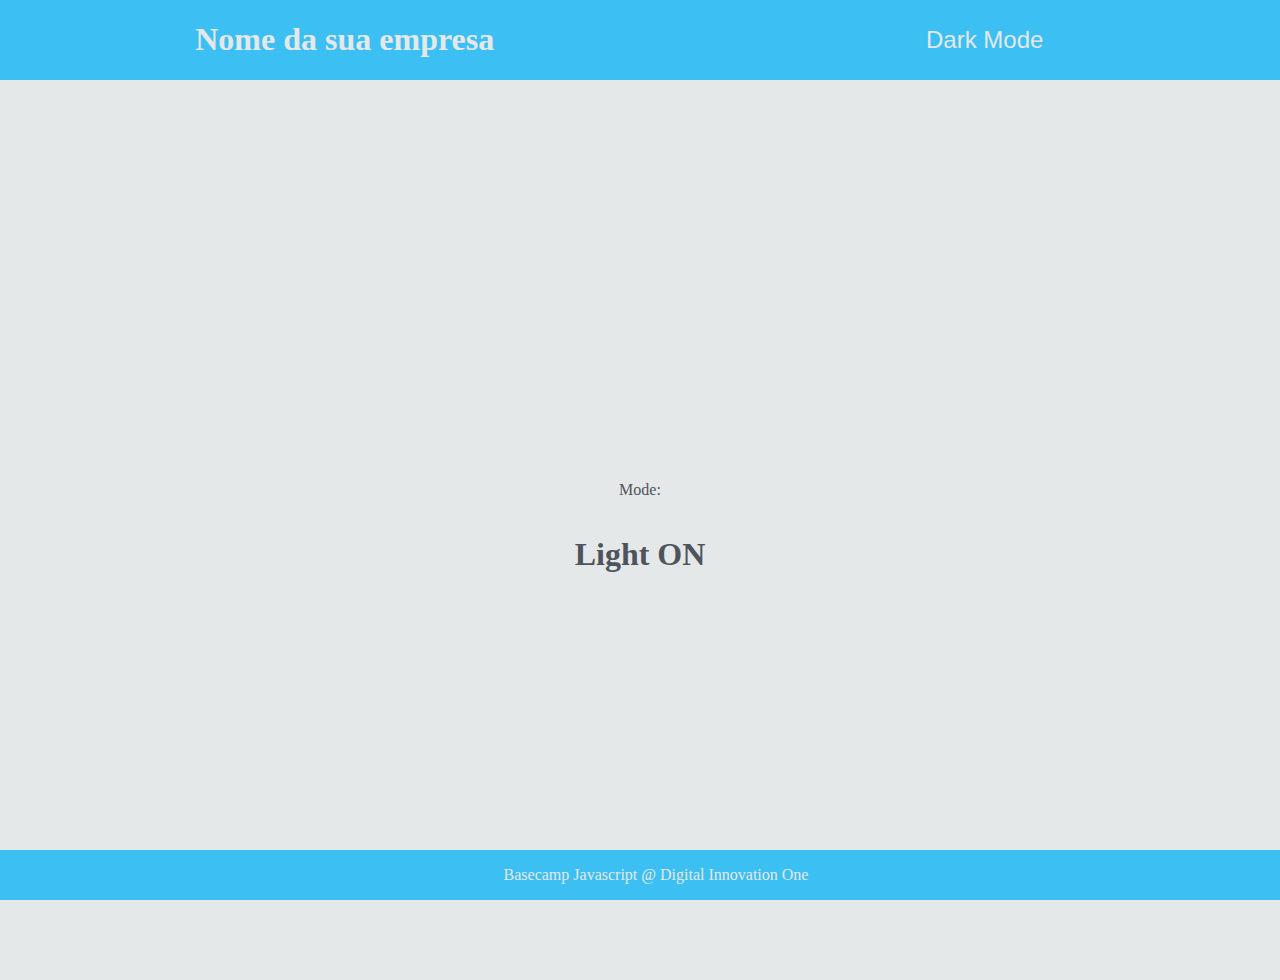
<file: Manipulando o DOM/index.html>
<!DOCTYPE html>
<html lang="en">
    <head>
        <meta charset="UTF-8" />
        <meta http-equiv="X-UA-Compatible" content="IE=edge" />
        <meta name="viewport" content="width=device-width, initial-scale=1.0" />
        <link rel="stylesheet" href="assets/css/styles.css" />
        <title>Manipulando o DOM</title>
    </head>
    <body>
        <header>
            <h1>Nome da sua empresa</h1>
            <button aria-label="selecionar-modo" id="mode-selector">
                Dark Mode
            </button>
        </header>
        <main>
            <p>Mode:</p>
            <h1 id="page-title">Light ON</h1>
        </main>

        <footer>Basecamp Javascript @ Digital Innovation One</footer>
        <script src="assets/js/script.js"></script>
    </body>
</html>
</file>
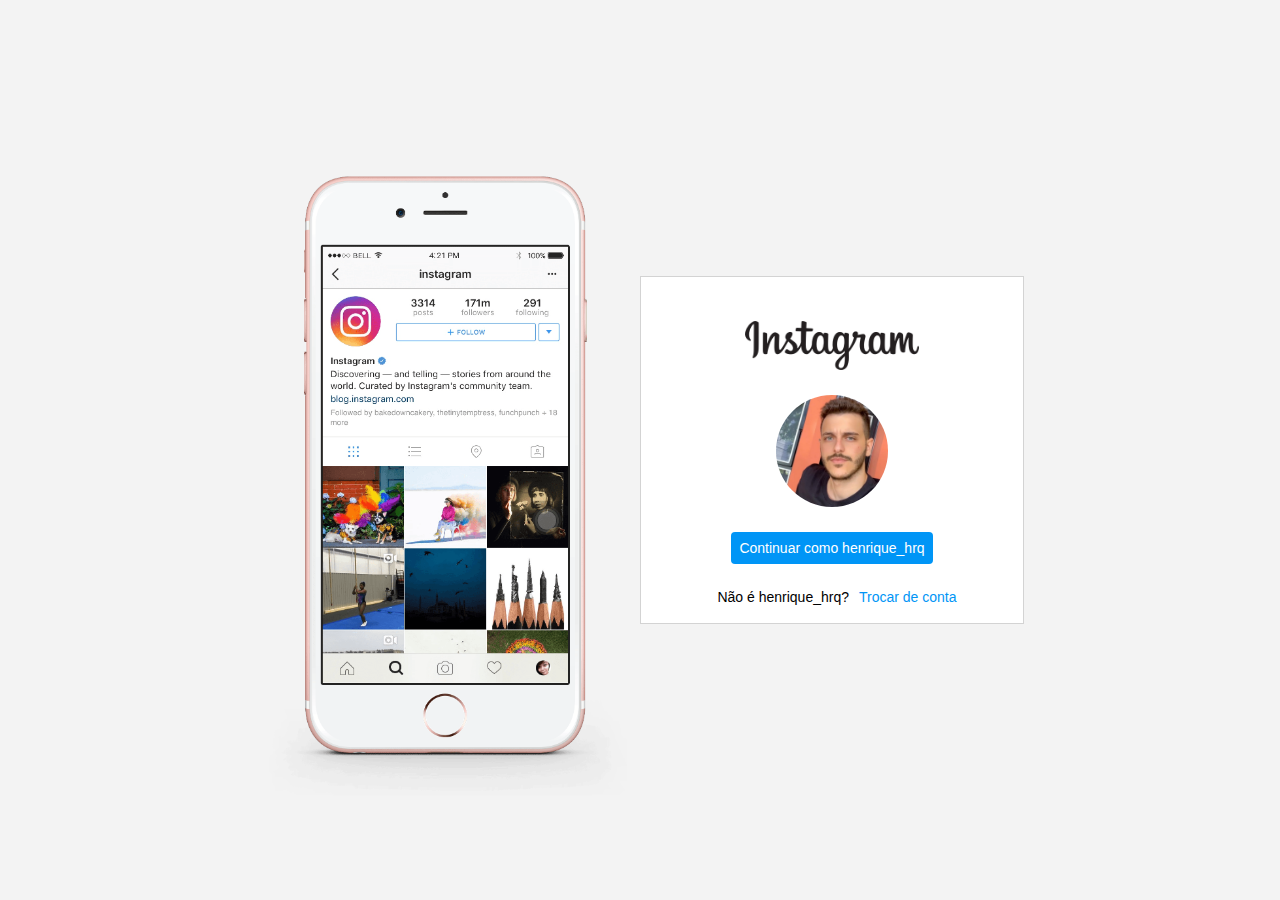
<file: Recriando a Página inicial do Instagram/index.html>
<!DOCTYPE html>
<html lang="en">
  <head>
    <meta charset="UTF-8" />
    <meta name="viewport" content="width=device-width, initial-scale=1.0" />
    <link rel="stylesheet" href="assets/style.css" />
    <title>Instagram</title>
  </head>
  <body>
    <div class="instagram-wrapper">
      <div class="instagram-phone">
        <img src="assets/img/instagram-celular.png" alt="celular" />
      </div>
      <div class="instagram-continue">
        <div class="group">
          <img
            src="assets/img/instagram-logo.png"
            class="instagram-logo"
            alt="instagram logo"
          />
          <div class="profile-photo">
            <img src="assets/img/foto-perfil.png" alt="foto de perfil" />
          </div>
          <a href="#" class="instagram-login">Continuar como henrique_hrq</a>

          <div class="row">
            <p class="paragrafo">Não é henrique_hrq?</p>
            <p class="paragrafo">
              <span class="link-blue"> Trocar de conta</span>
            </p>
          </div>
        </div>
       
        </div>
      </div>
    </div>
  </body>
</html>
</file>
<file: Manipulando o DOM/assets/css/styles.css>
body {
	background-color: #e5e8e8;
	color: #4e545c;
	margin: 0;
	font-family: 'Quicksand';
}

body.dark-mode {
	background-color: #000401;
	color: #e5e8e8;
}

header {
	width: 100%;
	background-color: #3cbff3;
	color: #e5e8e8;
	display: flex;
	justify-content: space-around;
	font-weight: 400;
}

header.dark-mode {
	background-color: #8d9797;
	color: #000401;
}

main {
	height: 100vh;
	width: 100%;
	display: flex;
	flex-direction: column;
	align-items: center;
	justify-content: center;
}

footer {
	width: 100%;
	background-color: #3cbff3;
	padding: 16px;
	color: #e5e8e8;
	position: fixed;
	bottom: 0;
	text-align: center;
	font-weight: 400;
}

footer.dark-mode {
	background-color: #8d9797;
	color: #000401;
}

button {
	border-radius: 40px;
	font-size: 1.5rem;
	height: 50px;
	width: 200px;
	border: none;
	background-color: #3cbff3;
	color: #e5e8e8;
	transition: all 0.5s linear;
	margin-top: 10px;
	margin-top: 15px;
}

button:hover {
	background-color: #000401;
}

button.dark-mode {
	background-color: #e5e8e8;
	color: #4e545c;
}

button.dark-mode:hover {
	background-color: #4e545c;
	color: #e5e8e8;
}
</file>
<file: Recriando a Página inicial do Instagram/assets/style.css>
* {
    padding: 0;
    margin: 0;
    box-sizing: border-box;
    text-decoration: none;
    font-family: sans-serif;
    font-size: 14px;
}

body {
    width: 100%;
    min-height: 100vh;
    background-color: rgb(243, 243, 243);
    margin: 0;
    padding: 0;
    display: flex;
    justify-content: center;
}

.instagram-wrapper {
    display: flex;
    align-items: center;
    justify-content: start;
    width: 60%;
    height: 100vh;
}

.instagram-phone {
    display: flex;
    align-items: center;
    justify-content: center;
    width: 50%;
}

.instagram-phone img {
    height: 50rem;
}

.instagram-continue {
    display: flex;
    align-items: center; /* horizontal */
    justify-content: space-around; /* vertical */
    flex-direction: column;
    width: 50%;
    min-height: 34rem;
}

.group {
    display: flex;
    justify-content: space-between;
    align-items: center;
    flex-direction: column;
    background-color: #ffffff;
    width: 100%;
    padding: 1.3rem 0;
    border: 1px solid lightgray;
    margin: 40px 30px;
}

.group:nth-child(1) {
    min-height: 19rem;
}

.instagram-logo {
    display: flex;
    align-items: center;
    justify-content: space-around;
    margin: 25px 25px;
    height: 3.5rem;
}

.profile-photo {
    display: flex;
    justify-content: center;
    align-items: center;
    border-radius: 50%;
    overflow: hidden;
}

.profile-photo img {
    height: 8rem;
}

.instagram-login {
    background-color: #0095f6;
    color: #ffffff;
    padding: 8px;
    border-radius: 4px;
    margin: 25px 25px;
    display: flex;
    align-items: center;
    justify-content: space-around;
}

.row {
    display: flex;
    flex-direction: row; 
}

.row p {
    margin-left: 10px;
}

.link-blue {
    color: #0095f6;
}

.get-the-app {
    display: flex;
    flex-direction: column;
    align-items: center;
    justify-content: center;
    width: 100%;
    padding: 1.3rem 0;
}

/* media queries */


@media (max-width: 1024px) {
    .instagram-wrapper {
        width: 90%;
    }
}

@media (max-width: 650px) {
    body {
        background-color: #ffffff;
    }

    .instagram-wrapper {
        width: 90%;
    }

    .instagram-phone {
        display: none;
    }

    .instagram-continue {
        width: 100%;
    }
    
    .group {
        border: 1px solid transparent;
    }
}
</file>
